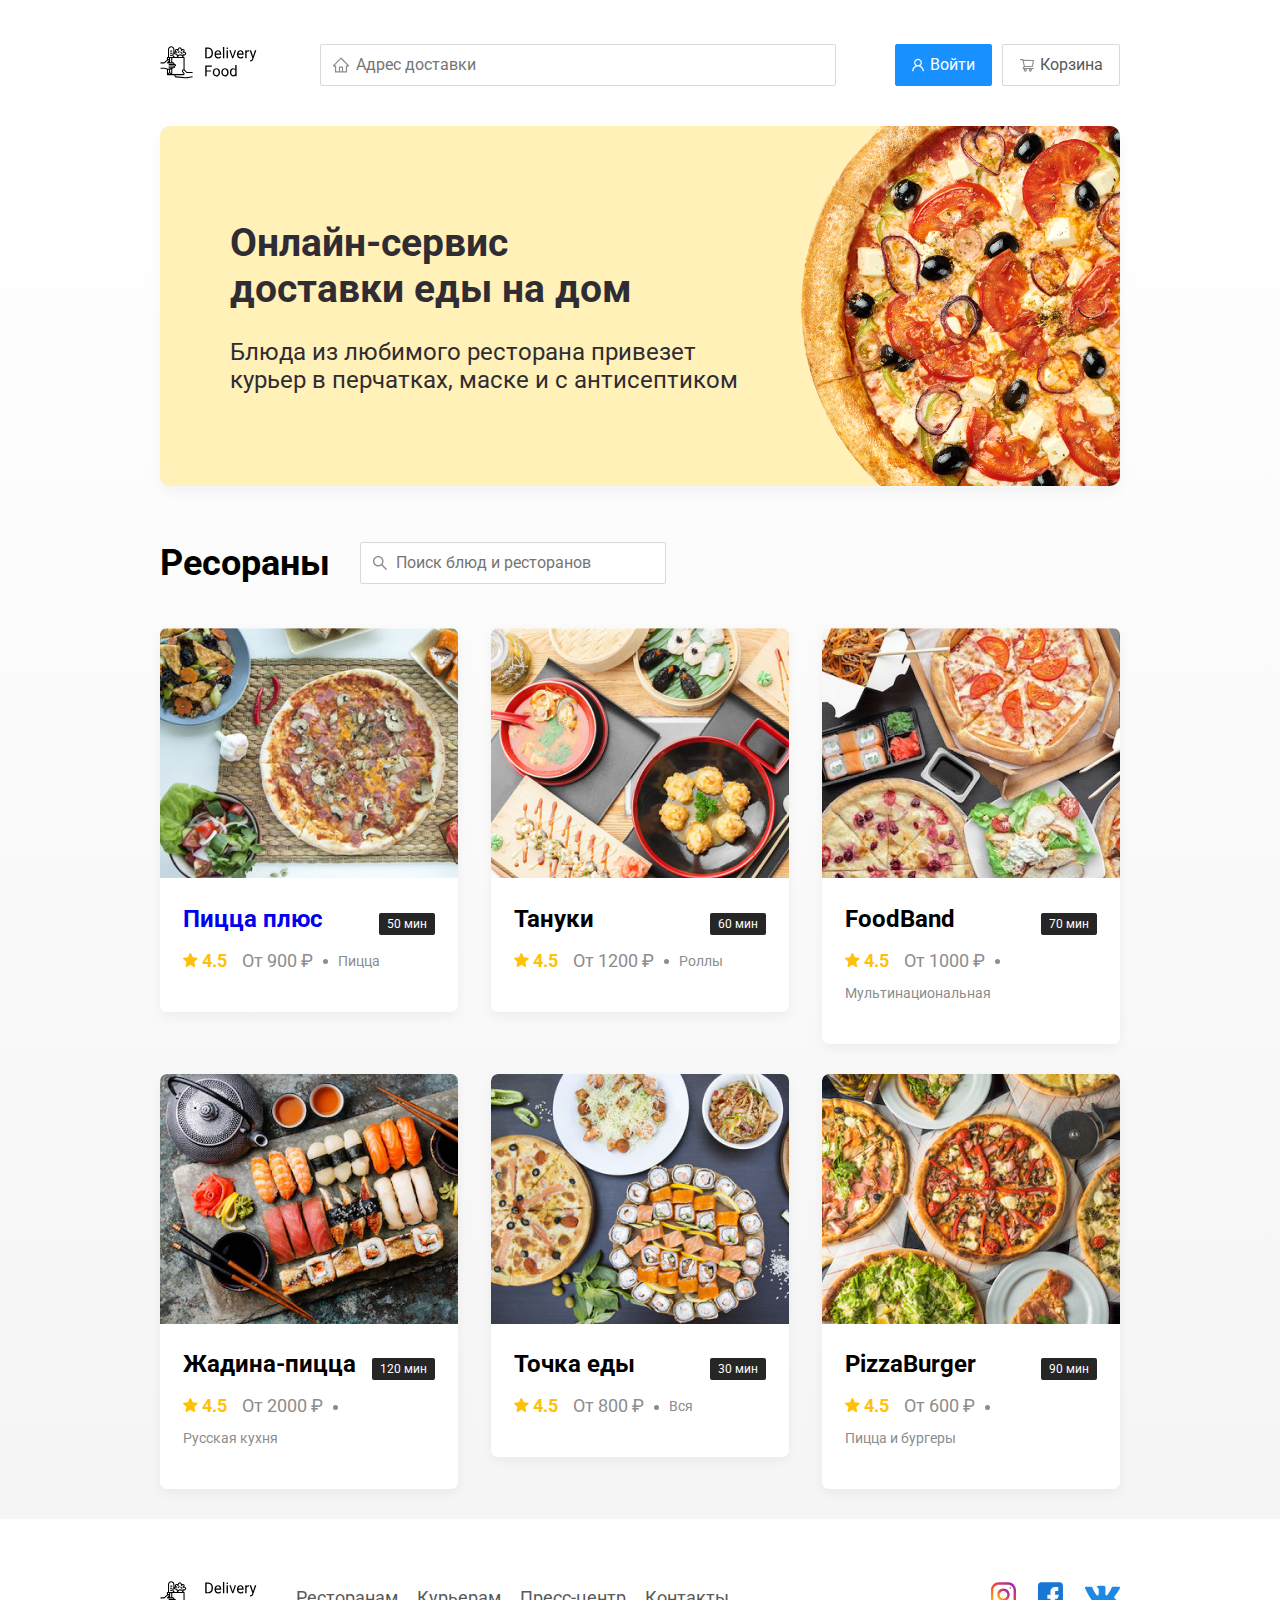
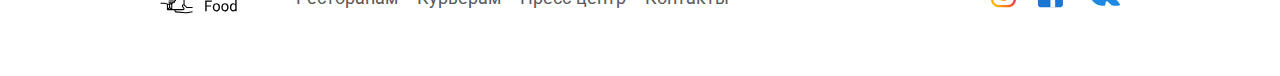
<file: index.html>
<!DOCTYPE html>
<html lang="ru">
<head>
    <meta charset="UTF-8">
    <meta name="viewport" content="width=device-width, initial-scale=1.0">
    <title>Delivery food - доставка еды на дом</title>
    <link rel="stylesheet" href="css\normalize.css">
    <link rel="stylesheet" href="css/style.css">
    <link href="https://fonts.googleapis.com/css?family=Roboto:400,700&display=swap&subset=cyrillic" rel="stylesheet">
</head>
<body>
   <div class="container">
        <!-- Шапка сайта -->
      <header class="header">
          <a href="index.html" class="logo">
            <img src="image/logo.svg" alt="Logo" class="Logo" />
          </a>
        <input type="text" class="input input-address" placeholder="Адрес доставки" />
        <div class="buttons">
            <button class="button button-primary">
            <img src="image/user.svg" alt="user" class="button-icon" />
            <span class="button-text">Войти</span>
            </button>
            <button class="button">
                <img src="image/shopping-cart.svg" alt="" class="button-icon" />
                <span class="button-text">Корзина</span>
            </button>
        </div>
      </header>
   </div>
   <!--./container-->
   <main class="main">
       <div class="container">
        <section class="promo">
            <h1 class="promo-title">Онлайн-сервис <br />доставки еды на дом</h1>
            <p class="promo-text">
                Блюда из любимого ресторана привезет <br /> курьер в перчатках, маске и с антисептиком
            </p>
        </section>

        <section class="restaurants">
            <div class="section-heading">
                <h2 class="section-title">Ресораны</h2>
                <input type="text" class="input input-search" placeholder="Поиск блюд и ресторанов" />
            </div>
            <div class="cards">
                <a href="restaurant.html" class="card">
                    <img src="image\image.jpg" alt="image" class="card-image" />
                    <div class="card-text">
                        <div class="card-heading">
                            <h3 class="card-title">Пицца плюс</h3>
                            <span class="card-tag tag">50 мин</span>
                        </div>
                        <!-- /.card-heading -->
                        <div class="card-info">
                            <div class="rating"><img src="image\star.svg" alt="star" class="rating-star"> 4.5</div>
                            <div class="price">От 900 ₽</div>
                            <div class="category">Пицца</div>
                        </div>
                        <!-- /.card-info -->
                    </div>
                    <!--/.card-text -->
                </a>
                <!--/.card -->

                <div class="card">
                    <img src="image\tanuki.jpg" alt="image" class="card-image" />
                    <div class="card-text">
                        <div class="card-heading">
                            <h3 class="card-title">Тануки</h3>
                            <span class="card-tag tag">60 мин</span>
                        </div>
                        <!-- /.card-heading -->
                        <div class="card-info">
                            <div class="rating"><img src="image\star.svg" alt="star" class="rating-star"> 4.5</div>
                            <div class="price">От 1200 ₽</div>
                            <div class="category">Роллы</div>
                        </div>
                        <!-- /.card-info -->
                    </div>
                    <!--/.card-text -->
                </div>
                <!--/.card -->

                <div class="card">
                    <img src="image\foodBand.jpg" alt="image" class="card-image" />
                    <div class="card-text">
                        <div class="card-heading">
                            <h3 class="card-title">FoodBand</h3>
                            <span class="card-tag tag">70 мин</span>
                        </div>
                        <!-- /.card-heading -->
                        <div class="card-info">
                            <div class="rating"><img src="image\star.svg" alt="star" class="rating-star"> 4.5</div>
                            <div class="price">От 1000 ₽</div>
                            <div class="category">Мультинациональная</div>
                        </div>
                        <!-- /.card-info -->
                    </div>
                    <!--/.card-text -->
                </div>
                <!--/.card -->

                <div class="card">
                    <img src="image\bird.jpg" alt="image" class="card-image" />
                    <div class="card-text">
                        <div class="card-heading">
                            <h3 class="card-title">Жадина-пицца</h3>
                            <span class="card-tag tag">120 мин</span>
                        </div>
                        <!-- /.card-heading -->
                        <div class="card-info">
                            <div class="rating"><img src="image\star.svg" alt="star" class="rating-star"> 4.5</div>
                            <div class="price">От 2000 ₽</div>
                            <div class="category">Русская кухня</div>
                        </div>
                        <!-- /.card-info -->
                    </div>
                    <!--/.card-text -->
                </div>
                <!--/.card -->

                <div class="card">
                    <img src="image\pointFood.jpg" alt="image" class="card-image" />
                    <div class="card-text">
                        <div class="card-heading">
                            <h3 class="card-title">Точка еды</h3>
                            <span class="card-tag tag">30 мин</span>
                        </div>
                        <!-- /.card-heading -->
                        <div class="card-info">
                            <div class="rating"><img src="image\star.svg" alt="star" class="rating-star"> 4.5</div>
                            <div class="price">От 800 ₽</div>
                            <div class="category">Вся</div>
                        </div>
                        <!-- /.card-info -->
                    </div>
                    <!--/.card-text -->
                </div>
                <!--/.card -->

                <div class="card">
                    <img src="image\pizzaBurger.jpg" alt="image" class="card-image" />
                    <div class="card-text">
                        <div class="card-heading">
                            <h3 class="card-title">PizzaBurger</h3>
                            <span class="card-tag tag">90 мин</span>
                        </div>
                        <!-- /.card-heading -->
                        <div class="card-info">
                            <div class="rating"><img src="image\star.svg" alt="star" class="rating-star"> 4.5</div>
                            <div class="price">От 600 ₽</div>
                            <div class="category">Пицца и бургеры</div>
                        </div>
                        <!-- /.card-info -->
                    </div>
                    <!--/.card-text -->
                </div>
                <!--/.card -->
            </div>
            <!--/.cards -->
        </section>
       </div>
       <!-- /.container -->
   </main>

   <footer class="footer">
       <div class="container">
           <div class="footer-block">
               <img src="image\logo.svg" alt="logo" class="logo footer-logo" />
               <nav class="footer-nav">
                   <a href="#" class="footer-link">Ресторанам </a>
                   <a href="#" class="footer-link">Курьерам</a>
                   <a href="#" class="footer-link">Пресс-центр</a>
                   <a href="#" class="footer-link">Контакты</a>
               </nav>
               <div class="social-links">
                   <a href="" class="social-link"><img src="image\insta.svg" alt="instagram"></a>
                   <a href="" class="social-link"><img src="image\fb.svg" alt="facebook"></a>
                   <a href="" class="social-link"><img src="image\vk.svg" alt="vkontakte"></a>
               </div>
           </div>
           <!-- /.footer-block -->
       </div>
   </footer>

</body>
</html>
</file>
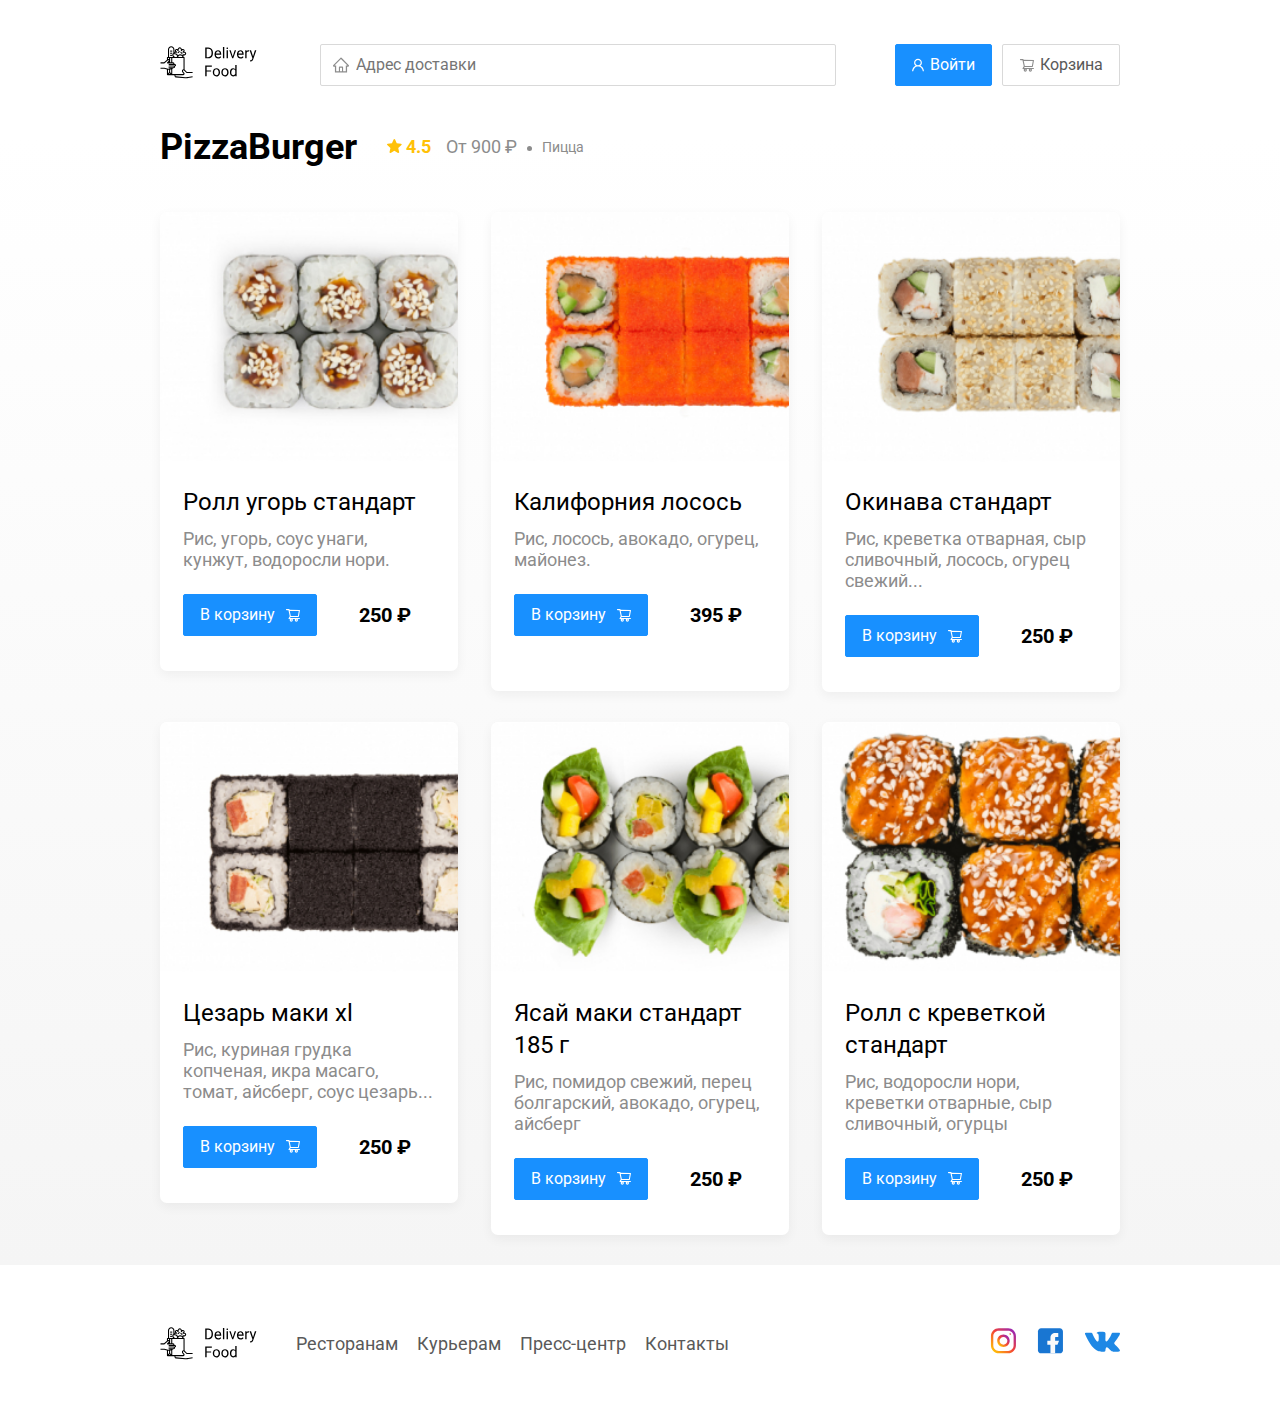
<file: restaurant.html>
<!DOCTYPE html>
<html lang="ru">
<head>
    <meta charset="UTF-8">
    <meta name="viewport" content="width=device-width, initial-scale=1.0">
    <title>PizzaBurger - доставка еды на дом</title>
    <link rel="stylesheet" href="css\normalize.css">
    <link rel="stylesheet" href="css/style.css">
    <link href="https://fonts.googleapis.com/css?family=Roboto:400,700&display=swap&subset=cyrillic" rel="stylesheet">
    <link rel="stylesheet" href="css\animate.css">
</head>
<body>
   <div class="container">
        <!-- Шапка сайта -->
      <header class="header">
        <a href="index.html" class="logo ">
            <img src="image/logo.svg" alt="Logo" class="Logo" />
          </a>
        <input type="text" class="input input-address" placeholder="Адрес доставки" />
        <div class="buttons">
            <button class="button button-primary">
            <img src="image/user.svg" alt="user" class="button-icon" />
            <span class="button-text">Войти</span>
            </button>
            <button class="button" id="cart-button">
                <img src="image/shopping-cart.svg" alt="" class="button-icon" />
                <span class="button-text">Корзина</span>
            </button>
        </div>
      </header>
   </div>
   <!--./container-->
   <main class="main">
       <div class="container">
        <section class="restaurants">
            <div class="section-heading">
                <h2 class="section-title">PizzaBurger</h2>
                <div class="card-info">
                    <div class="rating"><img src="image\star.svg" alt="star" class="rating-star"> 4.5</div>
                    <div class="price">От 900 ₽</div>
                    <div class="category">Пицца</div>
                </div>
                <!-- /.card-info -->
            </div>
            <div class="cards">
                <div class="card wow fadeInUp" data-wow-delay="0.2s">
                    <img src="image\eel.jpg" alt="image" class="card-image" />
                    <div class="card-text">
                        <div class="card-heading">
                            <h3 class="card-title card-title-reg">Ролл угорь стандарт</h3>
                        </div>
                        <!-- /.card-heading -->
                        <div class="card-info">
                            <div class="ingredients">Рис, угорь, соус унаги, кунжут, водоросли нори.</div>
                        </div>
                        <!-- /.card-info -->
                        <div class="card-buttons">
                            <button class="button button-primary">
                                <span class="button-card-text">В корзину</span>
                                <img src="image\shopping-cart-white.svg" alt="cart" class="button-card-image">
                            </button>
                            <strong class="card-price-bold">250 ₽</strong>
                        </div>
                    </div>
                    <!--/.card-text -->
                </div>
                <!--/.card -->

                <div class="card card-special wow fadeInUp" data-wow-delay="0.4s">
                    <img src="image\california.jpg" alt="image" class="card-image" />
                    <div class="card-text">
                        <div class="card-heading">
                            <h3 class="card-title card-title-reg">Калифорния лосось </h3>
                        </div>
                        <!-- /.card-heading -->
                        <div class="card-info">
                            <div class="ingredients">Рис, лосось, авокадо, огурец, майонез.</div>
                        </div>
                        <!-- /.card-info -->
                        <div class="card-buttons">
                            <button class="button button-primary">
                                <span class="button-card-text">В корзину</span>
                                <img src="image\shopping-cart-white.svg" alt="cart" class="button-card-image">
                            </button>
                            <strong class="card-price-bold">395  ₽</strong>
                        </div>
                    </div>
                    <!--/.card-text -->
                </div>
                <!--/.card -->

                <div class="card wow fadeInUp" data-wow-delay="0.6s">
                    <img src="image\okinava.jpg" alt="image" class="card-image" />
                    <div class="card-text">
                        <div class="card-heading">
                            <h3 class="card-title card-title-reg">Окинава стандарт</h3>
                        </div>
                        <!-- /.card-heading -->
                        <div class="card-info">
                            <div class="ingredients"> Рис, креветка отварная, сыр сливочный, лосось, огурец свежий...</div>
                        </div>
                        <!-- /.card-info -->
                        <div class="card-buttons">
                            <button class="button button-primary">
                                <span class="button-card-text">В корзину</span>
                                <img src="image\shopping-cart-white.svg" alt="cart" class="button-card-image">
                            </button>
                            <strong class="card-price-bold">250 ₽</strong>
                        </div>
                    </div>
                    <!--/.card-text -->
                </div>
                <!--/.card -->

                <div class="card wow fadeInUp" data-wow-delay="0.2s">
                    <img src="image\ceaser.jpg" alt="image" class="card-image" />
                    <div class="card-text">
                        <div class="card-heading">
                            <h3 class="card-title card-title-reg">Цезарь маки хl</h3>
                        </div>
                        <!-- /.card-heading -->
                        <div class="card-info">
                            <div class="ingredients">Рис, куриная грудка копченая, икра масаго, томат, айсберг, соус цезарь...</div>
                        </div>
                        <!-- /.card-info -->
                        <div class="card-buttons">
                            <button class="button button-primary">
                                <span class="button-card-text">В корзину</span>
                                <img src="image\shopping-cart-white.svg" alt="cart" class="button-card-image">
                            </button>
                            <strong class="card-price-bold">250 ₽</strong>
                        </div>
                    </div>
                    <!--/.card-text -->
                </div>
                <!--/.card -->

                <div class="card wow fadeInUp" data-wow-delay="0.4s">
                    <img src="image\jasaj.jpg" alt="image" class="card-image" />
                    <div class="card-text">
                        <div class="card-heading">
                            <h3 class="card-title card-title-reg">Ясай маки стандарт 185 г</h3>
                        </div>
                        <!-- /.card-heading -->
                        <div class="card-info">
                            <div class="ingredients">Рис, помидор свежий, перец болгарский, авокадо, огурец, айсберг</div>
                        </div>
                        <!-- /.card-info -->
                        <div class="card-buttons">
                            <button class="button button-primary">
                                <span class="button-card-text">В корзину</span>
                                <img src="image\shopping-cart-white.svg" alt="cart" class="button-card-image">
                            </button>
                            <strong class="card-price-bold">250 ₽</strong>
                        </div>
                    </div>
                    <!--/.card-text -->
                </div>
                <!--/.card -->

                <div class="card wow fadeInUp" data-wow-delay="0.6s">
                    <img src="image\shrimp.jpg" alt="image" class="card-image" />
                    <div class="card-text">
                        <div class="card-heading">
                            <h3 class="card-title card-title-reg">Ролл с креветкой стандарт</h3>
                        </div>
                        <!-- /.card-heading -->
                        <div class="card-info">
                            <div class="ingredients">Рис, водоросли нори, креветки отварные, сыр сливочный, огурцы</div>
                        </div>
                        <!-- /.card-info -->
                        <div class="card-buttons">
                            <button class="button button-primary">
                                <span class="button-card-text">В корзину</span>
                                <img src="image\shopping-cart-white.svg" alt="cart" class="button-card-image">
                            </button>
                            <strong class="card-price-bold">250 ₽</strong>
                        </div>
                    </div>
                    <!--/.card-text -->
                </div>
                <!--/.card -->
            </div>
            <!--/.cards -->
        </section>
       </div>
       <!-- /.container -->
   </main>

   <footer class="footer">
       <div class="container">
           <div class="footer-block">
               <img src="image\logo.svg" alt="logo" class="logo footer-logo" />
               <nav class="footer-nav">
                   <a href="#" class="footer-link">Ресторанам </a>
                   <a href="#" class="footer-link">Курьерам</a>
                   <a href="#" class="footer-link">Пресс-центр</a>
                   <a href="#" class="footer-link">Контакты</a>
               </nav>
               <div class="social-links">
                   <a href="" class="social-link"><img src="image\insta.svg" alt="instagram"></a>
                   <a href="" class="social-link"><img src="image\fb.svg" alt="facebook"></a>
                   <a href="" class="social-link"><img src="image\vk.svg" alt="vkontakte"></a>
               </div>
           </div>
           <!-- /.footer-block -->
       </div>
   </footer>


   <div class="modal">
       <div class="modal-dialog">
           <div class="modal-header">
               <h3 class="modal-title">Корзина</h3>
               <button class="close">&times;</button>
           </div>
           <!--/.model-header-->
           <div class="modal-body">
               <div class="food-row">
                   <span class="food-name">Ролл угорь стандарт</span>
                   <strong class="food-price">250 ₽</strong>
                   <div class="food-counter">
                       <button class="counter-button">-</button>
                       <span class="counter">1</span>
                       <button class="counter-button">+</button>
                   </div>
               </div>
               <!-- /.foods-row -->
               <div class="food-row">
                <span class="food-name">Ролл угорь стандарт</span>
                <strong class="food-price">250 ₽</strong>
                <div class="food-counter">
                    <button class="counter-button">-</button>
                    <span class="counter">1</span>
                    <button class="counter-button">+</button>
                </div>
            </div>
            <!-- /.foods-row -->
            <div class="food-row">
                <span class="food-name">Ролл угорь стандарт</span>
                <strong class="food-price">250 ₽</strong>
                <div class="food-counter">
                    <button class="counter-button">-</button>
                    <span class="counter">1</span>
                    <button class="counter-button">+</button>
                </div>
            </div>
            <!-- /.foods-row -->
            <div class="food-row">
                <span class="food-name">Ролл угорь стандарт</span>
                <strong class="food-price">250 ₽</strong>
                <div class="food-counter">
                    <button class="counter-button">-</button>
                    <span class="counter">1</span>
                    <button class="counter-button">+</button>
                </div>
            </div>
            <!-- /.foods-row -->
            <div class="food-row">
                <span class="food-name">Ролл угорь стандарт</span>
                <strong class="food-price">250 ₽</strong>
                <div class="food-counter">
                    <button class="counter-button">-</button>
                    <span class="counter">1</span>
                    <button class="counter-button">+</button>
                </div>
            </div>
            <!-- /.foods-row -->
           </div>
           <!--/.modal-body-->
           <div class="modal-footer">
               <span class="modal-pricetag">1250 ₽</span>
               <div class="footer-buttons">
                   <button class="button button-primary">Оформить заказ</button>
                   <button class="button">Отмена</button>
               </div>
           </div>
           <!-- /.modal-footer -->
       </div>
       <!-- /.modal-dialog -->
   </div>
   <script src="js/wow.min.js"></script>
   <script src="js/main.js"></script>
</body>
</html>
</file>
<file: css/style.css>
*{
    box-sizing: border-box;
}
body {
    font-family: 'Roboto', sans-serif;
    padding-top: 44px;
}
.container {
    max-width: 1200px;
    margin: auto;
}
.header {
    display: flex;
    align-items: center;
    justify-content: space-between;
    margin-bottom: 40px;
}
input {
    background: #FFFFFF;
    border: 1px solid #D9D9D9;
    border-radius: 2px;
    font-size: 16px;
    line-height: 24px;
    padding: 8px;
    padding-left: 35px;
    background-repeat: no-repeat;
    background-position: left 11px center;
}
.input-address {
    flex: 0.8;
    background-image: url(../image/home.svg);
}
.input-search {
    background-image: url(../image/search.svg);
    width: 306px;
    max-lines: auto;
}
.buttons {
    display: flex;
    align-items: center;
}
.button {
    display: flex;
    align-items: center;
    padding: 8px 16px;
    background: #FFFFFF;
    border: 1px solid #D9D9D9;
    box-sizing: border-box;
    box-shadow: 0px 0px 2px rgba(0, 0, 0, 0.0015);
    border-radius: 2px;
    color: #595959;
    font-size: 16px;
    line-height: 24px;
}
.button-primary {
    background: #1890FF;
    border: 1px solid #1890FF;
    color: white;
    margin-right: 10px;
}
.button-icon {
    margin-right: 6px;
}
.button-card-text {
    margin-right: 10px;
}
.promo {
    box-shadow: 0px 7px 12px rgba(158, 158, 163, 0.1);
    background: #FFF1B8 url(../image/promo-image.jpeg) no-repeat top -100px right -247px / 924px;
    border-radius: 10px;
    padding: 68px 70px;
    margin-bottom: 56px;
}
.promo-title {
    font-style: normal;
    font-weight: bold;
    font-size: 39px;
    line-height: 46px;
    color: #302C34;
}
.promo-text {
    font-style: normal;
    font-weight: normal;
    font-size: 24px;
    line-height: 28px;
    color: #302C34;
}
.main {
    background: linear-gradient(180deg, rgba(245, 245, 245, 0) 1.04%, #F5F5F5 100%);
}
.section-heading {
    display: flex;
    align-items: center;
    margin-bottom: 44px;
}
.section-title {
    font-style: normal;
    font-weight: bold;
    font-size: 36px;
    line-height: 42px;
    color: #000000;
    margin: 0;
    margin-right: 30px;
}
.card {
    background: #FFFFFF;
    box-shadow: 0px 4px 12px rgba(0, 0, 0, 0.05);
    border-radius: 7px;
    overflow: hidden;
    margin-bottom: 30px;
    flex-basis: 31%;
    text-decoration: none;
}
.cards {
    display: flex;
    flex-wrap: wrap;
    align-items: flex-start;
    justify-content: space-between;
}
.card-image {
    width: 384px;
    height: 250px; 
    object-fit: cover;
}
.card-text {
    padding-top: 20px;
    padding-bottom: 35px;
    padding-left: 23px;
    padding-right: 23px;
}
.card-heading {
    display: flex;
    align-items: center;
    justify-content: space-between;
}
.card-title {
    margin: 0;
    padding-bottom: 10px;
    font-style: normal;
    font-weight: bold;
    font-size: 24px;
    line-height: 32px;
}
.card-title-reg {
    font-weight: 400;
}
.card-tag {
    font-style: normal;
    font-weight: normal;
    font-size: 12px;
    line-height: 20px;
    color: #ffffff;
    background: #262626;
    border-radius: 2px;
    padding: 1px 8px;
}
.card-info {
    display: flex;
    align-items: center;
    flex-wrap: wrap;
}
.card-price-bold {
    font-weight: bold;
    font-size: 20px;
    line-height: 32px;
    margin-left: 32px;
}
.card-buttons {
    display: flex;
    align-items: center;
    margin-top: 24px;
}
.card-special {
    padding-bottom: 20px;
}
.rating {
    margin-right: 26px;
    color: #FFC107;
    font-style: normal;
    font-weight: bold;
    font-size: 18px;
    line-height: 32px;
}
.price, .category {
    color: #8C8C8C;
    font-style: normal;
    font-weight: normal;
    font-size: 18px;
    line-height: 32px;
}
.price {
    margin-right: 10px;
}
.ingredients {
    color: #8C8C8C;
    font-size: 18px;
    line-height: 21px; 

}
.category {
    text-overflow: ellipsis;
    overflow: hidden;
    white-space: nowrap;
    max-width: 150px;
}
.price:after {
    content: "";
    width: 5px;
    height: 5px;
    background-color: #8C8C8C;
    display: inline-block;
    vertical-align: middle;
    border-radius: 50%;
    margin-left: 10px;
}
.footer {
    padding: 60px 0;
}
.footer-block {
    display: flex;
    align-items: center;
    justify-content: space-between;
}
.footer-nav {
    margin-right: auto;
    margin-left: 35px;
}
.footer-link {
    display: inline-block;
    color: #595959;
    text-decoration: none;
    font-style: normal;
    font-weight: normal;
    font-size: 18px;
    line-height: 21px;
}
.footer-link:not(:last-child) {
    margin-right: 15px;
}
.social-links {
    display: flex;
    align-items: center;
}
.social-link:not(:last-child) {
    margin-right: 21px;
}
.modal {

    position: fixed;
    left: 0;
    top: 0;
    height: 100%;
    width: 100%;
    background: rgba(0, 0, 0, 0.4);
    display: none;
}
.is-open {
    display: flex;
}
.modal-dialog {
    max-width: 780px;
    width: 95%;
    background: #FFFFFF;
    border-radius: 5px;
    margin: auto;
    padding: 40px 45px;
}
.modal-title {
    margin: 0;
    font-weight: bold;
    font-size: 36px;
    line-height: 42px;
}
.modal-header {
    display: flex;
    align-items: center;
    justify-content: space-between;
    margin-bottom: 45px;
}
.close {
    font-size: 36px;
    border: none;
    background-color: transparent;
}
.modal-body {
    margin-bottom: 52px;
}
.food-row {
    display: flex;
    align-items: flex-start;
    justify-content: space-between;
    padding-bottom: 8px;
    border-bottom: 1px solid  #D9D9D9;
    margin-bottom: 15px;
}
.food-name {
    font-weight: normal;
    font-size: 18px;
    line-height: 32px;
}
.food-price {
    margin-left: auto;
    margin-right: 47px;
    font-weight: bold;
    font-size: 20px;
    line-height: 32px;
}
.food-counter {
    display: flex;
    align-items: center;
}
.counter-button {
    display: flex;
    align-items: center;
    justify-content: center;
    width: 39px;
    height: 32;
    background: #FFFFFF;
    border: 1px solid #40A9FF;
    box-sizing: border-box;
    border-radius: 2px;
    font-weight: normal;
    font-size: 14px;
    line-height: 22px;
    color: #40A9FF;
}
.counter {
    font-size: 16px;
    line-height: 24px;
    margin-left: 10px;
    margin-right: 10px;
}
.modal-footer {
    display: flex;
    align-items: center;
    justify-content: space-between;
}
.footer-buttons {
    display: flex;
    align-items: center;
}
.modal-pricetag {
    background: #262626;
    border-radius: 5px;
    color: #ffffff;
    padding: 15px 20px;
    font-weight: bold;
    font-size: 20px;
    line-height: 23px;
}
@media (max-width: 1366px) {
    .container {
        max-width: 960px;
    }
    .promo {
        background-position:  center  right -300px;
        background-size: 750px;
    }
    .rating {
        margin-right: 15px;
    }
    .category, price {
        font-size: 14px;
    }
}
@media (max-width: 992px) {
    .container {
        max-width: 750px;
    }
    .promo {
        padding: 50px;
        background-size: 500px;
        background-position: center right -200px;
    }
    .promo-text {
        font-size: 18px;
        max-width: 400px;
    }
    .card {
    flex-basis: 49%;
    }
    .footer-link {
        font-size: 16px;
    }
}
@media (max-width: 768px) {
    .container {
        max-width: 560px;
    }
    .card-info {
        flex-wrap: wrap;
    }
    .card .rating {
        flex-basis: 100%;
    }
    .card-title {
        font-size: 18px;
    }
    .promo {
        background-size: 400px;
        background-position: bottom 50px right -200px;

    }
    .promo-title {
        font-size: 24px;
        line-height: 1.4;
    }
    .promo-text {
        margin-top: 0;
    }
}
@media (max-width: 578px) {
    .container {
        max-width: 90%;
    }
    .header {
        flex-wrap: wrap;
    }
    .input-address {
        margin-top: 15px;
        order: 5;
        flex: 1;
    }
    .promo {
        background-image: none;
    }
    .promo-title {
        margin-bottom: 10px;
    }
    .section-title {
        font-size: 20px;
    }
    .card {
        flex-basis: 100%;
    }
    .card-image {
        width: 100%;
    }
    .footer {
        padding: 30px 0;
    }
    .footer-block {
        align-items: flex-start;
    }
    .footer-nav {
        margin-left: 0;
        margin-right: 0;
        order: 0;
        display: flex;
        flex-direction: column;
    }
    .footer-logo {
        margin-right: 15px;
        order: 1;
    }
    .social-links {
        order: 2;
    }
}
@media (max-width:480px) {
    .button-text {
        display: none;
    }
    .button-icon {
        margin: 0;
    }
    .button {
    min-height: 40px;
    }
    .promo {
        padding: 20px;
    }
    .section-heading {
        flex-wrap: wrap;
    }
    .footer-block {
        flex-wrap: wrap;
        flex-direction: column;
        align-items: center;
    }
    .footer-logo {
        order: 0;
        margin-bottom: 20px;
    }
    .footer-nav {
        margin-bottom: 20px;
        text-align: center;
    }
    .footer-link:not(:last-child) {
    margin-right: 0;
    }
}
</file>
